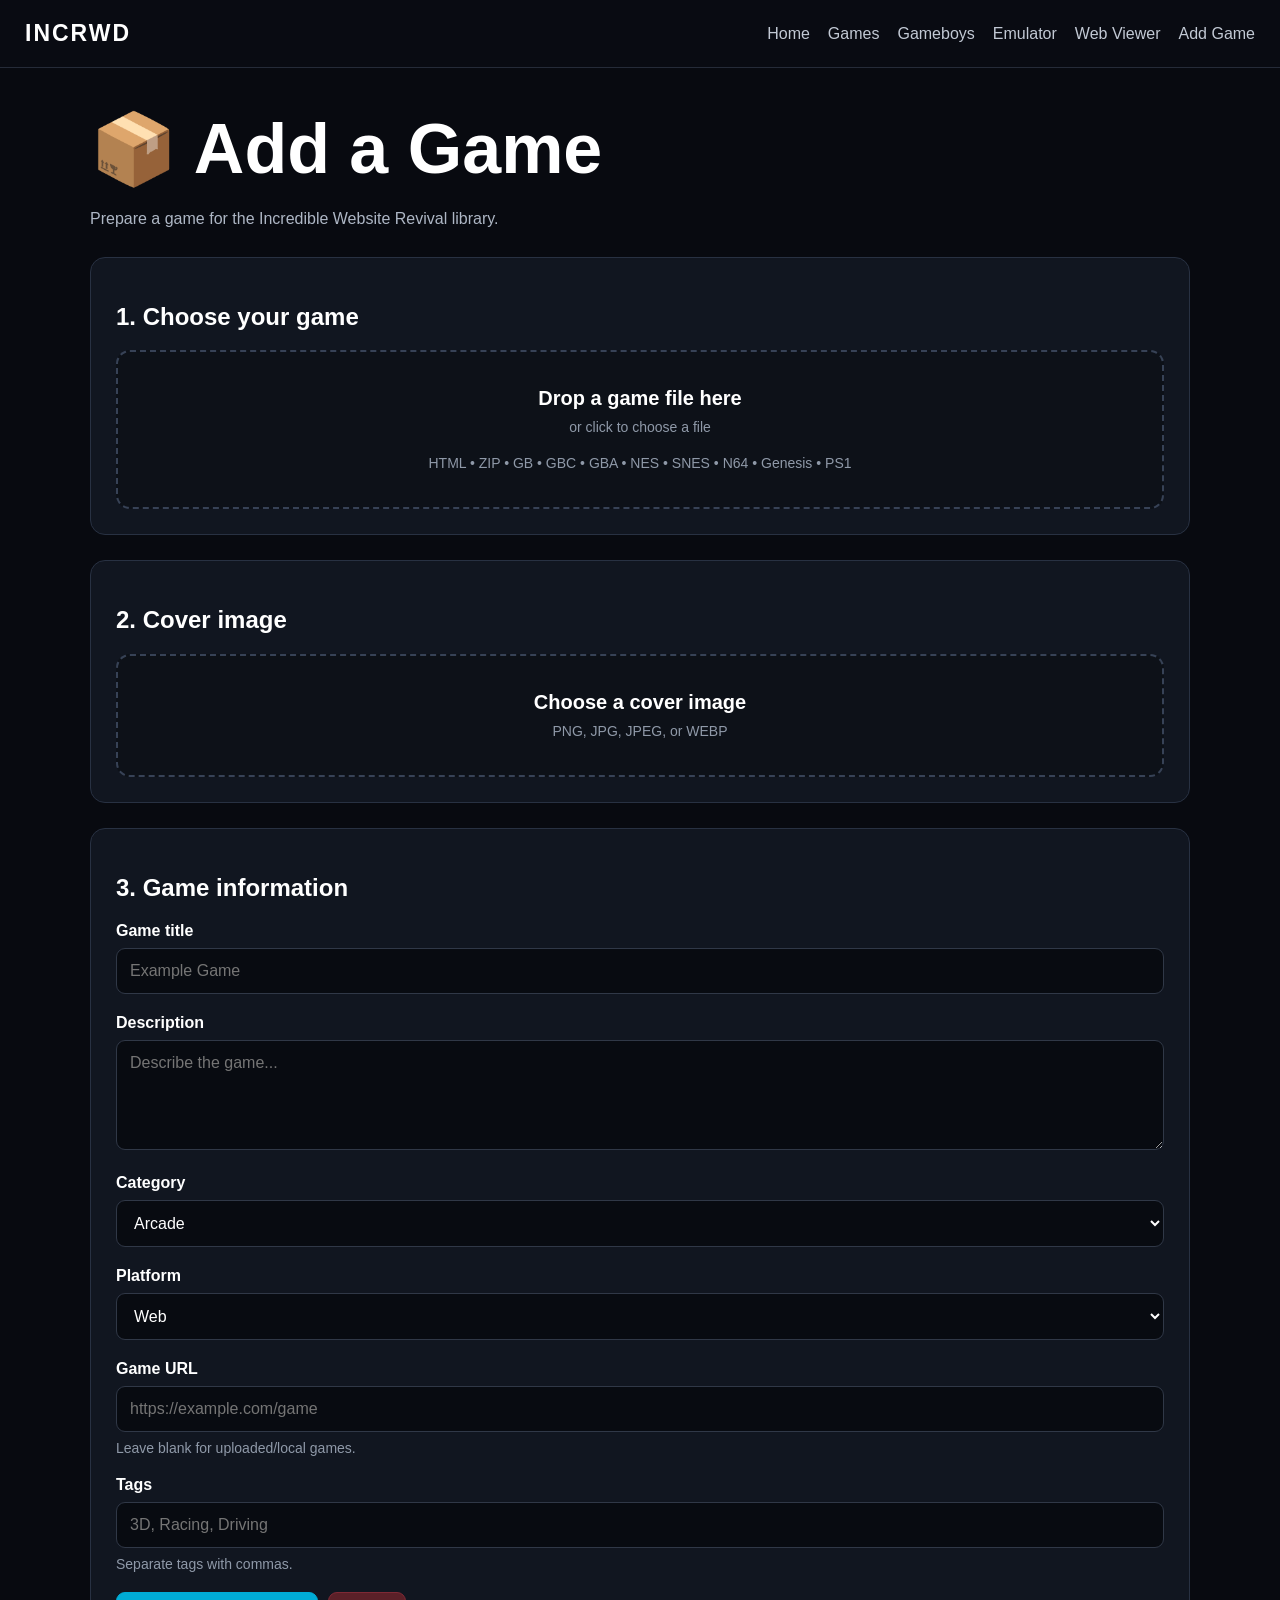
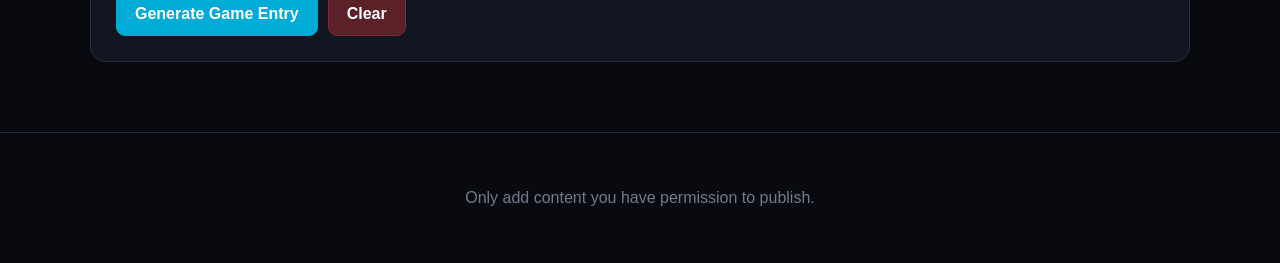
<file: add-game.html>
<!DOCTYPE html>
<html lang="en">
<head>
<meta charset="UTF-8">
<meta name="viewport" content="width=device-width, initial-scale=1.0">
<title>Add Game | Incredible Website Revival</title>

<style>
*{box-sizing:border-box}

body{
    margin:0;
    min-height:100vh;
    font-family:Arial,Helvetica,sans-serif;
    background:#080a10;
    color:#fff
}

header{
    min-height:68px;
    display:flex;
    align-items:center;
    justify-content:space-between;
    gap:20px;
    padding:14px 25px;
    background:#090b12;
    border-bottom:1px solid #252b38
}

.logo{
    font-size:23px;
    font-weight:900;
    letter-spacing:2px
}

nav{
    display:flex;
    flex-wrap:wrap;
    gap:18px
}

nav a{
    color:#c2c9d4;
    text-decoration:none
}

nav a:hover{color:#fff}

main{
    width:min(1100px,94%);
    margin:auto;
    padding:40px 0 70px
}

h1{
    margin:0;
    font-size:clamp(38px,7vw,70px)
}

.subtitle{
    color:#aeb7c5;
    line-height:1.6
}

.panel{
    margin-top:25px;
    padding:25px;
    background:#111620;
    border:1px solid #283142;
    border-radius:15px
}

label{
    display:block;
    margin-bottom:8px;
    font-weight:bold
}

input,select,textarea{
    width:100%;
    padding:13px;
    border-radius:9px;
    border:1px solid #303847;
    background:#080b11;
    color:#fff;
    font:inherit
}

textarea{
    min-height:110px;
    resize:vertical
}

.field{margin-bottom:20px}

.dropzone{
    padding:35px 20px;
    text-align:center;
    border:2px dashed #374256;
    border-radius:14px;
    background:#0d1118;
    cursor:pointer;
    transition:.2s
}

.dropzone:hover,
.dropzone.dragging{
    border-color:#00c8ee;
    background:#101923
}

.dropzone strong{
    display:block;
    font-size:20px;
    margin-bottom:8px
}

.muted{
    color:#8f99a8;
    font-size:14px
}

.button-row{
    display:flex;
    flex-wrap:wrap;
    gap:10px
}

button{
    padding:12px 18px;
    border-radius:9px;
    border:1px solid #303847;
    background:#171d28;
    color:#fff;
    cursor:pointer;
    font:inherit;
    font-weight:bold
}

button:hover{background:#202838}

.primary{
    background:#00acd6;
    border-color:#00acd6
}

.primary:hover{background:#00c2ed}

.danger{
    background:#5b2028;
    border-color:#7f2935
}

.result{display:none}

pre{
    margin:0;
    padding:18px;
    overflow-x:auto;
    background:#07090d;
    border:1px solid #242c39;
    border-radius:10px;
    color:#dbe3ee
}

.preview{
    display:none;
    margin-top:20px;
    padding:18px;
    background:#07090d;
    border-radius:10px;
    border:1px solid #242c39
}

.preview img{
    width:100%;
    max-height:300px;
    object-fit:cover;
    border-radius:10px
}

.preview iframe{
    width:100%;
    height:500px;
    border:0;
    border-radius:8px;
    background:#fff;
    margin-top:15px
}

.badge{
    display:inline-block;
    padding:6px 9px;
    margin-bottom:10px;
    border-radius:999px;
    background:#172432;
    color:#7fddf5;
    font-size:12px;
    font-weight:bold
}

.notice{
    padding:14px;
    border-radius:9px;
    background:#171d28;
    color:#aeb7c5;
    line-height:1.5
}

footer{
    padding:40px 20px;
    text-align:center;
    border-top:1px solid #252b38;
    color:#717b8a
}

@media(max-width:700px){
    header{flex-direction:column}
    nav{justify-content:center}
}
</style>
</head>

<body>

<header>
    <div class="logo">INCRWD</div>

    <nav>
        <a href="index.html">Home</a>
        <a href="games.html">Games</a>
        <a href="gameboys.html">Gameboys</a>
        <a href="emulator.html">Emulator</a>
        <a href="web.html">Web Viewer</a>
        <a href="add-game.html">Add Game</a>
    </nav>
</header>

<main>

<h1>📦 Add a Game</h1>

<p class="subtitle">
    Prepare a game for the Incredible Website Revival library.
</p>

<div class="panel">

    <h2>1. Choose your game</h2>

    <div id="dropzone" class="dropzone">
        <strong>Drop a game file here</strong>
        <span class="muted">or click to choose a file</span>
        <br><br>
        <span class="muted">
            HTML • ZIP • GB • GBC • GBA • NES • SNES • N64 • Genesis • PS1
        </span>
    </div>

    <input
        id="file"
        type="file"
        accept=".html,.htm,.zip,.gb,.gbc,.gba,.nes,.fds,.sfc,.smc,.n64,.z64,.v64,.md,.gen,.smd,.sms,.gg,.pce,.ngp,.ngc,.ws,.wsc,.a26,.a52,.a78,.lnx,.col,.d64,.iso,.cue,.chd,.pbp"
        hidden
    >

    <div
        id="fileInfo"
        class="notice"
        style="display:none;margin-top:15px;">
    </div>

</div>

<div class="panel">

    <h2>2. Cover image</h2>

    <div id="imageDropzone" class="dropzone">

        <strong>Choose a cover image</strong>

        <span class="muted">
            PNG, JPG, JPEG, or WEBP
        </span>

    </div>

    <input
        id="imageFile"
        type="file"
        accept=".png,.jpg,.jpeg,.webp"
        hidden
    >

    <div
        id="imageInfo"
        class="notice"
        style="display:none;margin-top:15px;">
    </div>

    <div
        id="imagePreview"
        class="preview">
        <img id="previewImage" alt="Game cover">
    </div>

</div>

<div class="panel">

    <h2>3. Game information</h2>

    <div class="field">
        <label for="title">Game title</label>

        <input
            id="title"
            type="text"
            placeholder="Example Game">
    </div>

    <div class="field">
        <label for="description">Description</label>

        <textarea
            id="description"
            placeholder="Describe the game..."></textarea>
    </div>

    <div class="field">
        <label for="category">Category</label>

        <select id="category">
            <option>Arcade</option>
            <option>Action</option>
            <option>Adventure</option>
            <option>Racing</option>
            <option>Platformer</option>
            <option>Puzzle</option>
            <option>Strategy</option>
            <option>Sports</option>
            <option>Multiplayer</option>
            <option>Indie</option>
            <option>Educational</option>
            <option>Creative</option>
            <option>Gameboys</option>
            <option>Other</option>
        </select>
    </div>

    <div class="field">
        <label for="platform">Platform</label>

        <select id="platform">
            <option>Web</option>
            <option>PC</option>
            <option>Game Boy</option>
            <option>Game Boy Color</option>
            <option>Game Boy Advance</option>
            <option>Other</option>
        </select>
    </div>

    <div class="field">
        <label for="url">Game URL</label>

        <input
            id="url"
            type="url"
            placeholder="https://example.com/game">

        <div class="muted" style="margin-top:8px">
            Leave blank for uploaded/local games.
        </div>
    </div>

    <div class="field">
        <label for="tags">Tags</label>

        <input
            id="tags"
            type="text"
            placeholder="3D, Racing, Driving">

        <div class="muted" style="margin-top:8px">
            Separate tags with commas.
        </div>
    </div>

    <div class="button-row">

        <button id="generate" class="primary">
            Generate Game Entry
        </button>

        <button id="clear" class="danger">
            Clear
        </button>

    </div>

</div>

<div
    id="previewPanel"
    class="panel"
    style="display:none;">

    <h2>4. Preview</h2>

    <div id="previewText" class="notice"></div>

    <div id="browserPreview" class="preview">

        <h3>Browser preview</h3>

        <iframe
            id="previewFrame"
            sandbox="allow-scripts allow-forms">
        </iframe>

    </div>

</div>

<div id="resultPanel" class="panel result">

    <h2>5. Generated games.json entry</h2>

    <p class="muted">
        Copy this object into your games.json.
    </p>

    <pre id="result"></pre>

    <div class="button-row" style="margin-top:15px">

        <button id="copy" class="primary">
            Copy JSON
        </button>

    </div>

    <div class="notice" style="margin-top:20px">

        <strong>Important:</strong>
        The game and cover image still need to be added
        to your repository through GitHub/Codespaces.

    </div>

</div>

</main>

<footer>
    <p>Only add content you have permission to publish.</p>
</footer>

<script>

function getGameType(file){
    const e=getExtension(file.name);

    if(["html","htm"].includes(e)) return "html";
    if(e==="zip") return "zip";
    if(CORE[e]) return "emulator";

    return "file";
}

const CORE={
    gb:"gb",
    gbc:"gbc",
    gba:"gba",
    nes:"nes",
    fds:"nes",
    sfc:"snes",
    smc:"snes",
    n64:"n64",
    z64:"n64",
    v64:"n64",
    md:"segaMD",
    gen:"segaMD",
    smd:"segaMD",
    sms:"segaMS",
    gg:"segaGG",
    pce:"pce",
    ngp:"ngp",
    ngc:"ngp",
    ws:"ws",
    wsc:"ws",
    a26:"atari2600",
    a52:"a5200",
    a78:"atari7800",
    lnx:"lynx",
    col:"coleco",
    d64:"vice_x64sc",
    iso:"psx",
    cue:"psx",
    chd:"psx",
    pbp:"psx"
};

function getCore(file){
    return CORE[getExtension(file.name)] || null;
}

</script>

</body>
</html>
</file>
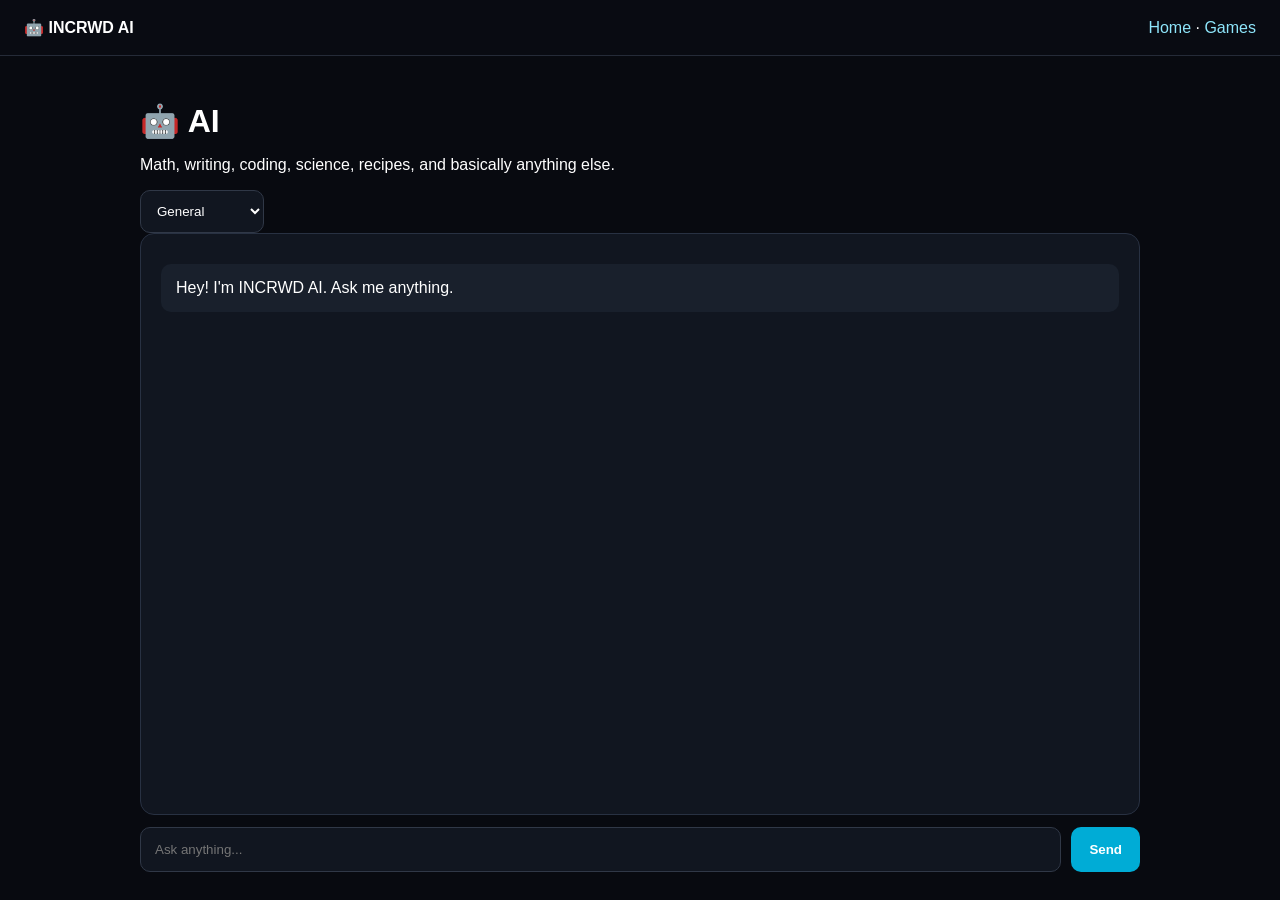
<file: ai.html>
<!DOCTYPE html>
<html>
<head>
<meta charset="UTF-8">
<meta name="viewport" content="width=device-width,initial-scale=1">
<title>INCRWD AI</title>

<style>
body{
    margin:0;
    background:#080a10;
    color:#fff;
    font-family:Arial,sans-serif
}

header{
    padding:18px 24px;
    background:#090b12;
    border-bottom:1px solid #252b38;
    display:flex;
    justify-content:space-between;
    align-items:center
}

a{
    color:#8ee5fa;
    text-decoration:none
}

main{
    max-width:1000px;
    margin:auto;
    padding:25px
}

h1{
    margin-bottom:5px
}

#chat{
    height:60vh;
    overflow:auto;
    background:#111620;
    border:1px solid #283142;
    border-radius:14px;
    padding:20px
}

.msg{
    margin:10px 0;
    padding:12px 15px;
    border-radius:10px;
    line-height:1.5
}

.user{
    background:#173448;
    text-align:right
}

.ai{
    background:#19202c
}

.controls{
    display:flex;
    gap:10px;
    margin-top:12px
}

input{
    flex:1;
    padding:14px;
    border-radius:10px;
    border:1px solid #303847;
    background:#111620;
    color:#fff
}

button{
    padding:14px 18px;
    border:0;
    border-radius:10px;
    background:#00acd6;
    color:#fff;
    font-weight:bold;
    cursor:pointer
}

select{
    padding:12px;
    border-radius:10px;
    background:#111620;
    color:#fff;
    border:1px solid #303847
}
</style>
</head>

<body>

<header>
    <strong>🤖 INCRWD AI</strong>
    <nav>
        <a href="index.html">Home</a> ·
        <a href="games.html">Games</a>
    </nav>
</header>

<main>

<h1>🤖 AI</h1>
<p>Math, writing, coding, science, recipes, and basically anything else.</p>

<select id="mode">
    <option>General</option>
    <option>Math</option>
    <option>ELA / Writing</option>
    <option>Science</option>
    <option>Coding</option>
    <option>Study</option>
    <option>Creative</option>
</select>

<div id="chat">
    <div class="msg ai">
        Hey! I'm INCRWD AI. Ask me anything.
    </div>
</div>

<div class="controls">

    <input
        id="input"
        placeholder="Ask anything..."
        autocomplete="off"
    >

    <button id="send">
        Send
    </button>

</div>

</main>

<script>
const input=document.getElementById("input");
const send=document.getElementById("send");
const chat=document.getElementById("chat");
const mode=document.getElementById("mode");

function add(text,type){
    const div=document.createElement("div");
    div.className="msg "+type;
    div.textContent=text;
    chat.appendChild(div);
    chat.scrollTop=chat.scrollHeight;
}

send.onclick=async()=>{
    const text=input.value.trim();
    if(!text)return;

    add(text,"user");
    input.value="";

    add("AI backend is not connected yet.","ai");
};

input.addEventListener("keydown",e=>{
    if(e.key==="Enter")send.click();
});
</script>

</body>
</html>
</file>
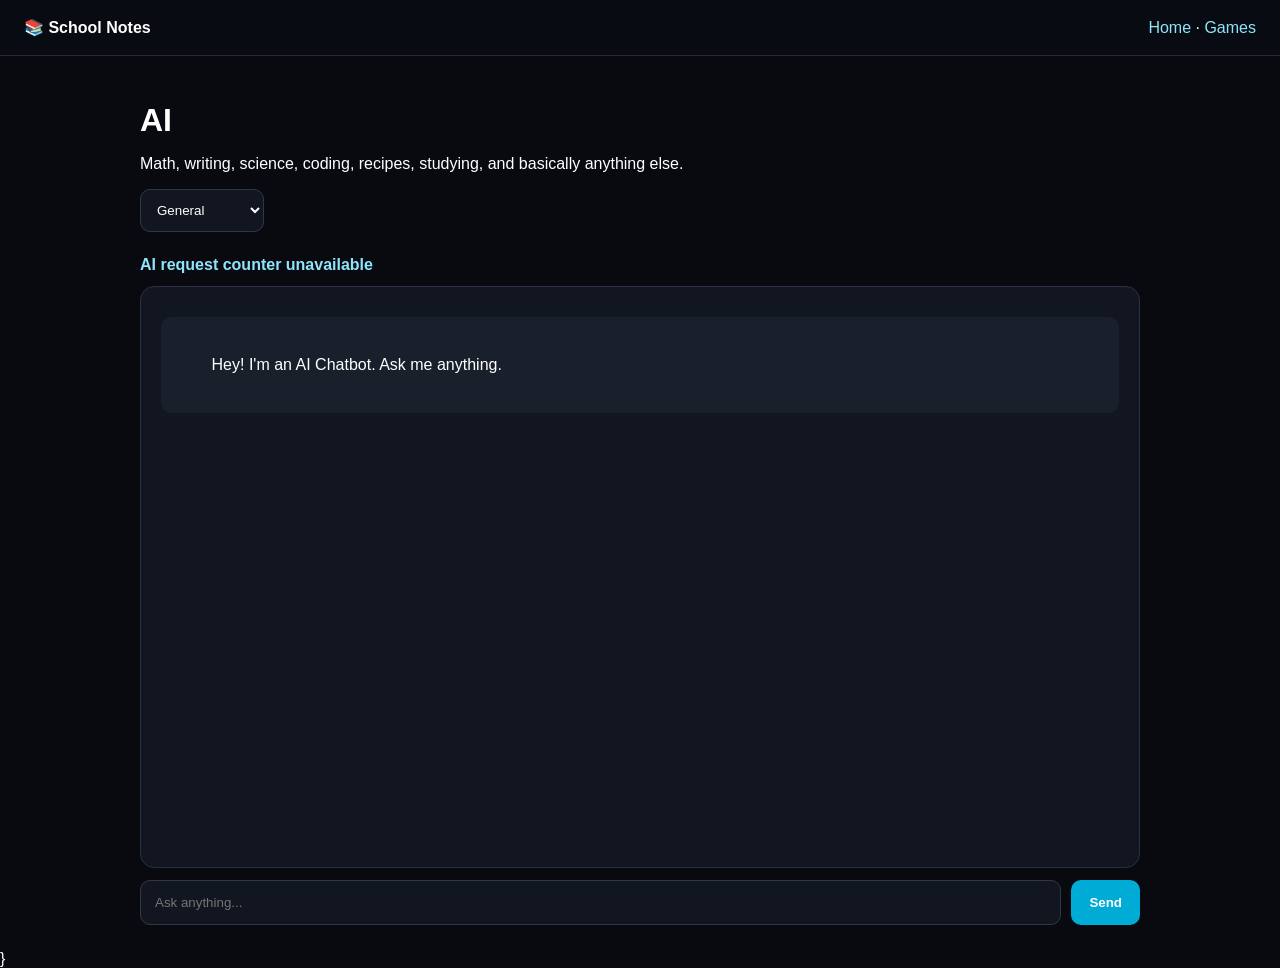
<file: school-notes.html>
<!DOCTYPE html>
<html lang="en">
<head>
<meta charset="UTF-8">
<meta name="viewport" content="width=device-width,initial-scale=1">
<title>School Notes</title>

<style>
body{
    margin:0;
    background:#080a10;
    color:#fff;
    font-family:Arial,sans-serif
}

header{
    padding:18px 24px;
    background:#090b12;
    border-bottom:1px solid #252b38;
    display:flex;
    justify-content:space-between;
    align-items:center
}

nav a{
    color:#8ee5fa;
    text-decoration:none
}

main{
    max-width:1000px;
    margin:auto;
    padding:25px
}

h1{
    margin-bottom:5px
}

#chat{
    height:60vh;
    overflow:auto;
    background:#111620;
    border:1px solid #283142;
    border-radius:14px;
    padding:20px
}

.msg{
    margin:10px 0;
    padding:12px 15px;
    border-radius:10px;
    line-height:1.5;
    white-space:pre-wrap
}

.user{
    background:#173448;
    text-align:right
}

.ai{
    background:#19202c
}

.controls{
    display:flex;
    gap:10px;
    margin-top:12px
}

input{
    flex:1;
    padding:14px;
    border-radius:10px;
    border:1px solid #303847;
    background:#111620;
    color:#fff
}

button{
    padding:14px 18px;
    border:0;
    border-radius:10px;
    background:#00acd6;
    color:#fff;
    font-weight:bold;
    cursor:pointer
}

button:disabled{
    opacity:.5;
    cursor:not-allowed
}

select{
    padding:12px;
    border-radius:10px;
    background:#111620;
    color:#fff;
    border:1px solid #303847;
    margin-bottom:12px
}
</style>
</head>

<body>

<header>
    <strong>📚 School Notes</strong>

    <nav>
        <a href="index.html">Home</a> ·
        <a href="games.html">Games</a>
    </nav>
</header>

<main>

<h1> AI </h1>

<p>
    Math, writing, science, coding, recipes, studying,
    and basically anything else.
</p>

<select id="mode">
    <option>General</option>
    <option>Math</option>
    <option>ELA / Writing</option>
    <option>Science</option>
    <option>Coding</option>
    <option>Study</option>
    <option>Creative</option>
</select>


<p id="usage" style="color:#8ee5fa;font-weight:bold;margin:12px 0;">
10 / 10 AI requests remaining today
</p>
<div id="chat">
    <div class="msg ai">
        Hey! I'm an AI Chatbot. Ask me anything.
    </div>
</div>

<div class="controls">

    <input
        id="input"
        placeholder="Ask anything..."
        autocomplete="off"
    >

    <button id="send">
        Send
    </button>

</div>

</main>

<script>
const API =
    "https://i9-8bit-git-a848.fayyazgadgets.workers.dev/";

const input =
    document.getElementById("input");

const send =
    document.getElementById("send");

const chat =
    document.getElementById("chat");

const mode =
    document.getElementById("mode");

const usage =
    document.getElementById("usage");

const messages = [];


/* =========================
   REQUEST COUNTER
========================= */

async function updateUsage(){

    try{

        const response =
            await fetch(API + "?usage");

        const data =
            await response.json();

        usage.textContent =
            `${data.remaining} / ${data.limit} AI requests remaining today`;

    }catch(error){

        usage.textContent =
            "AI request counter unavailable";

        console.error(error);

    }

}


/* =========================
   ADD CHAT MESSAGE
========================= */

function add(text,type){

    const div =
        document.createElement("div");

    div.className =
        "msg " + type;

    div.textContent =
        text;

    chat.appendChild(div);

    chat.scrollTop =
        chat.scrollHeight;

}


/* =========================
   MODE PROMPT
========================= */

function systemPrompt(){

    return `
You are the AI assistant for INCRWD School Notes.

Current mode: ${mode.value}

Help the user clearly and accurately.

Math:
Explain the steps, not just the answer.

ELA / Writing:
Help with grammar, writing, reading,
outlines, explanations, and revisions.

Science:
Explain concepts clearly and accurately.

Coding:
Give working code and explain important parts.

Study:
Teach the material instead of simply giving answers.

Creative:
Help brainstorm and create ideas.

General:
Answer normally.

Be helpful, clear, concise, and age-appropriate.
`;
}


/* =========================
   ASK AI
========================= */

async function askAI(text){

    messages.push({
        role:"user",
        content:text
    });

    send.disabled = true;
    input.disabled = true;

    const loading =
        document.createElement("div");

    loading.className =
        "msg ai";

    loading.textContent =
        "Thinking...";

    chat.appendChild(loading);

    chat.scrollTop =
        chat.scrollHeight;

    try{

        const response =
            await fetch(API,{

                method:"POST",

                headers:{
                    "Content-Type":"application/json"
                },

                body:JSON.stringify({

                    messages:[
                        {
                            role:"system",
                            content:systemPrompt()
                        },

                        ...messages
                    ]

                })

            });


        const data =
            await response.json();

        loading.remove();


        if(response.status === 429){

            add(
                data.message ||
                "You've used all 10 AI requests for today. Come back tomorrow.",
                "ai"
            );

            messages.pop();

            await updateUsage();

            return;
        }


        if(!response.ok){

            add(
                data.message ||
                data.error ||
                "The AI request failed.",
                "ai"
            );

            messages.pop();

            await updateUsage();

            return;
        }


        const reply =
            data?.choices?.[0]?.message?.content;


        if(!reply){

            add(
                "The AI returned no response.",
                "ai"
            );

            messages.pop();

            return;
        }


        messages.push({

            role:"assistant",
            content:reply

        });


        add(
            reply,
            "ai"
        );


        await updateUsage();


    }catch(error){

        loading.remove();

        messages.pop();

        add(
            "Could not connect to the AI server.",
            "ai"
        );

        console.error(error);

    }finally{

        send.disabled = false;
        input.disabled = false;

        input.focus();

    }

}


/* =========================
   SEND BUTTON
========================= */

send.onclick = () => {

    const text =
        input.value.trim();

    if(!text)
        return;

    add(
        text,
        "user"
    );

    input.value = "";

    askAI(text);

};


/* =========================
   ENTER KEY
========================= */

input.addEventListener(
    "keydown",
    event => {

        if(event.key === "Enter"){
            send.click();
        }

    }
);


/* =========================
   INITIAL COUNTER
========================= */

updateUsage();

</script>
</body>
</html>}
</file>
